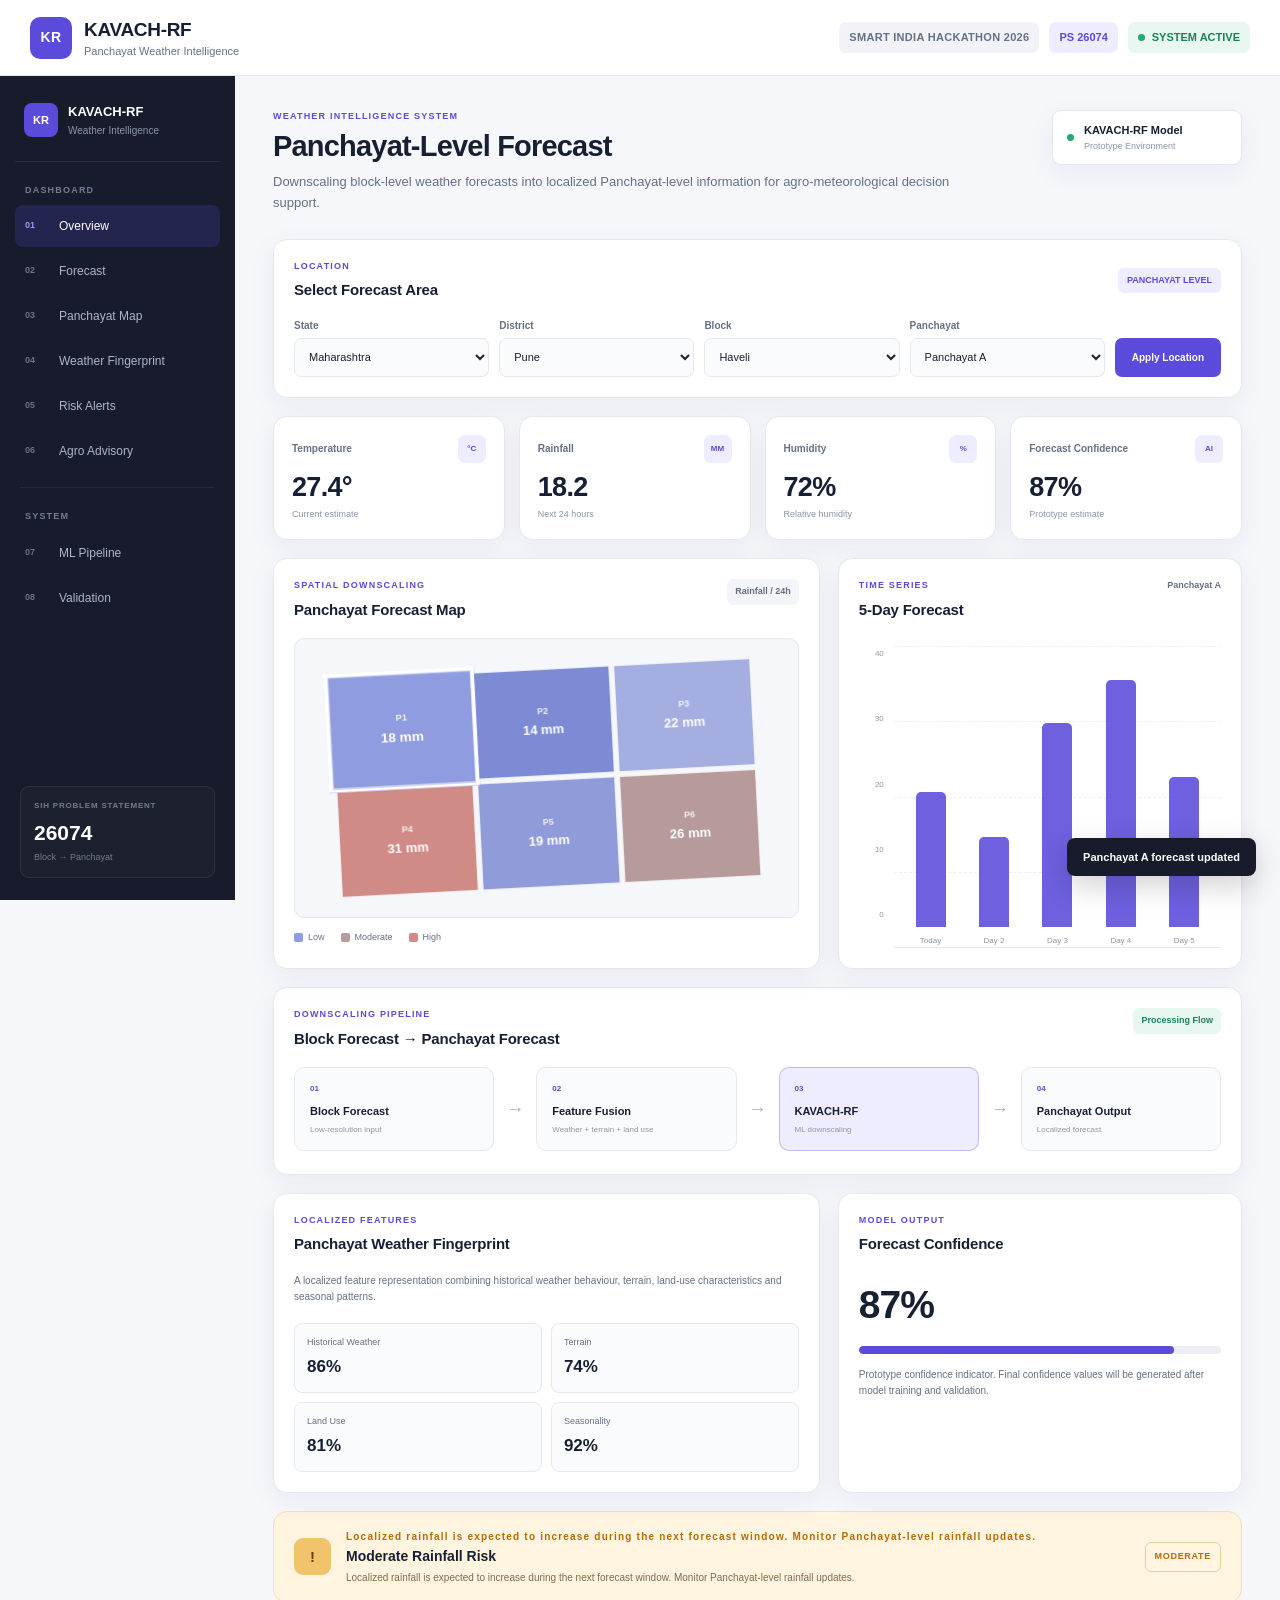
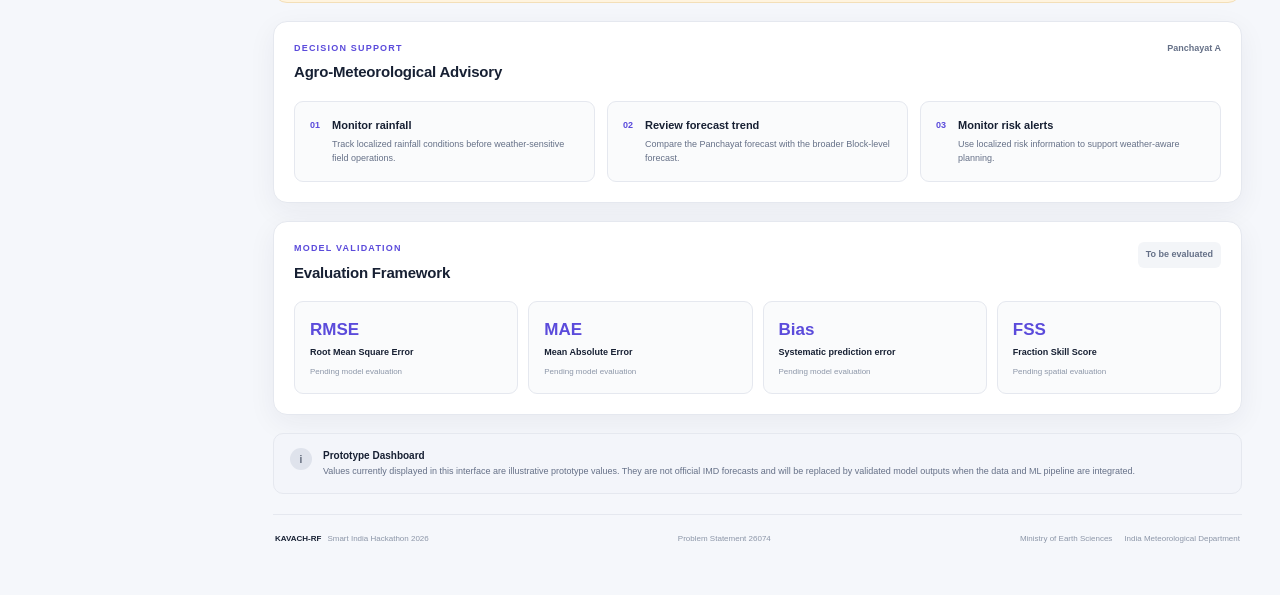
<file: dashboard/index.html>
<!DOCTYPE html>
<html lang="en">
<head>
    <meta charset="UTF-8">
    <meta name="viewport" content="width=device-width, initial-scale=1.0">

    <meta
        name="description"
        content="KAVACH-RF — Panchayat-level weather forecast downscaling and agro-meteorological decision support system for Smart India Hackathon 2026, Problem Statement 26074."
    >

    <meta
        name="keywords"
        content="KAVACH-RF, SIH 26074, weather downscaling, Panchayat weather forecast, IMD, agriculture, agro-meteorology"
    >

    <title>KAVACH-RF | Panchayat Weather Intelligence</title>

    <link rel="stylesheet" href="style.css">
</head>

<body>

    <!-- =========================================================
         APPLICATION HEADER
    ========================================================== -->

    <header class="topbar">

        <div class="brand">

            <div class="brand-mark">
                KR
            </div>

            <div class="brand-text">
                <h1>KAVACH-RF</h1>
                <p>Panchayat Weather Intelligence</p>
            </div>

        </div>


        <div class="header-info">

            <span class="sih-badge">
                SMART INDIA HACKATHON 2026
            </span>

            <span class="ps-id">
                PS 26074
            </span>

            <span class="live-status">
                <span class="status-dot"></span>
                SYSTEM ACTIVE
            </span>

        </div>

    </header>


    <!-- =========================================================
         DASHBOARD LAYOUT
    ========================================================== -->

    <div class="dashboard-layout">


        <!-- =====================================================
             SIDEBAR
        ====================================================== -->

        <aside class="sidebar">

            <div class="sidebar-brand">

                <div class="sidebar-logo">
                    KR
                </div>

                <div>
                    <strong>KAVACH-RF</strong>
                    <small>Weather Intelligence</small>
                </div>

            </div>


            <div class="sidebar-section-title">
                DASHBOARD
            </div>


            <nav class="sidebar-navigation">

                <a
                    href="#overview"
                    class="nav-item active"
                >
                    <span class="nav-number">01</span>
                    <span>Overview</span>
                </a>


                <a
                    href="#forecast"
                    class="nav-item"
                >
                    <span class="nav-number">02</span>
                    <span>Forecast</span>
                </a>


                <a
                    href="#map"
                    class="nav-item"
                >
                    <span class="nav-number">03</span>
                    <span>Panchayat Map</span>
                </a>


                <a
                    href="#fingerprint"
                    class="nav-item"
                >
                    <span class="nav-number">04</span>
                    <span>Weather Fingerprint</span>
                </a>


                <a
                    href="#risk"
                    class="nav-item"
                >
                    <span class="nav-number">05</span>
                    <span>Risk Alerts</span>
                </a>


                <a
                    href="#advisory"
                    class="nav-item"
                >
                    <span class="nav-number">06</span>
                    <span>Agro Advisory</span>
                </a>

            </nav>


            <div class="sidebar-divider"></div>


            <div class="sidebar-section-title">
                SYSTEM
            </div>


            <nav class="sidebar-navigation">

                <a
                    href="#pipeline"
                    class="nav-item"
                >
                    <span class="nav-number">07</span>
                    <span>ML Pipeline</span>
                </a>


                <a
                    href="#validation"
                    class="nav-item"
                >
                    <span class="nav-number">08</span>
                    <span>Validation</span>
                </a>

            </nav>


            <div class="sidebar-bottom">

                <div class="sidebar-project">

                    <span class="sidebar-project-label">
                        SIH PROBLEM STATEMENT
                    </span>

                    <strong>
                        26074
                    </strong>

                    <small>
                        Block → Panchayat
                    </small>

                </div>

            </div>

        </aside>


        <!-- =====================================================
             MAIN CONTENT
        ====================================================== -->

        <main class="main-content">


            <!-- =================================================
                 PAGE HEADER
            ================================================== -->

            <section
                id="overview"
                class="page-header"
            >

                <div class="page-header-content">

                    <p class="eyebrow">
                        WEATHER INTELLIGENCE SYSTEM
                    </p>

                    <h2>
                        Panchayat-Level Forecast
                    </h2>

                    <p class="description">

                        Downscaling block-level weather forecasts
                        into localized Panchayat-level information
                        for agro-meteorological decision support.

                    </p>

                </div>


                <div class="model-status">

                    <span class="status-dot"></span>

                    <div>

                        <strong>
                            KAVACH-RF Model
                        </strong>

                        <small>
                            Prototype Environment
                        </small>

                    </div>

                </div>

            </section>


            <!-- =================================================
                 LOCATION SELECTOR
            ================================================== -->

            <section
                class="location-panel"
                aria-label="Forecast location selection"
            >

                <div class="section-heading">

                    <div>

                        <p class="eyebrow">
                            LOCATION
                        </p>

                        <h3>
                            Select Forecast Area
                        </h3>

                    </div>


                    <span class="location-level">
                        Panchayat Level
                    </span>

                </div>


                <div class="location-grid">


                    <!-- STATE -->

                    <div class="input-group">

                        <label for="state">
                            State
                        </label>

                        <select id="state">

                            <option value="maharashtra">
                                Maharashtra
                            </option>

                            <option value="assam">
                                Assam
                            </option>

                            <option value="meghalaya">
                                Meghalaya
                            </option>

                            <option value="other">
                                Other
                            </option>

                        </select>

                    </div>


                    <!-- DISTRICT -->

                    <div class="input-group">

                        <label for="district">
                            District
                        </label>

                        <select id="district">

                            <option value="pune">
                                Pune
                            </option>

                            <option value="nashik">
                                Nashik
                            </option>

                            <option value="nagpur">
                                Nagpur
                            </option>

                        </select>

                    </div>


                    <!-- BLOCK -->

                    <div class="input-group">

                        <label for="block">
                            Block
                        </label>

                        <select id="block">

                            <option value="haveli">
                                Haveli
                            </option>

                            <option value="mulshi">
                                Mulshi
                            </option>

                            <option value="bhor">
                                Bhor
                            </option>

                        </select>

                    </div>


                    <!-- PANCHAYAT -->

                    <div class="input-group">

                        <label for="panchayat">
                            Panchayat
                        </label>

                        <select id="panchayat">

                            <option value="panchayat-a">
                                Panchayat A
                            </option>

                            <option value="panchayat-b">
                                Panchayat B
                            </option>

                            <option value="panchayat-c">
                                Panchayat C
                            </option>

                            <option value="panchayat-d">
                                Panchayat D
                            </option>

                        </select>

                    </div>


                    <!-- APPLY -->

                    <button
                        type="button"
                        class="apply-button"
                        id="applyLocation"
                    >
                        Apply Location
                    </button>

                </div>

            </section>


            <!-- =================================================
                 WEATHER METRICS
            ================================================== -->

            <section
                class="metrics-grid"
                aria-label="Current weather metrics"
            >


                <!-- TEMPERATURE -->

                <article class="metric-card">

                    <div class="metric-top">

                        <span>
                            Temperature
                        </span>

                        <span class="metric-icon">
                            °C
                        </span>

                    </div>

                    <strong class="metric-value">
                        27.4°
                    </strong>

                    <p>
                        Current estimate
                    </p>

                </article>


                <!-- RAINFALL -->

                <article class="metric-card">

                    <div class="metric-top">

                        <span>
                            Rainfall
                        </span>

                        <span class="metric-icon">
                            MM
                        </span>

                    </div>

                    <strong class="metric-value">
                        18.2
                    </strong>

                    <p>
                        Next 24 hours
                    </p>

                </article>


                <!-- HUMIDITY -->

                <article class="metric-card">

                    <div class="metric-top">

                        <span>
                            Humidity
                        </span>

                        <span class="metric-icon">
                            %
                        </span>

                    </div>

                    <strong class="metric-value">
                        72%
                    </strong>

                    <p>
                        Relative humidity
                    </p>

                </article>


                <!-- CONFIDENCE -->

                <article class="metric-card">

                    <div class="metric-top">

                        <span>
                            Forecast Confidence
                        </span>

                        <span class="metric-icon">
                            AI
                        </span>

                    </div>

                    <strong class="metric-value">
                        87%
                    </strong>

                    <p>
                        Prototype estimate
                    </p>

                </article>

            </section>


            <!-- =================================================
                 MAP + FORECAST
            ================================================== -->

            <section class="main-grid">


                <!-- =============================================
                     PANCHAYAT MAP
                ============================================== -->

                <article
                    id="map"
                    class="panel map-panel"
                >

                    <div class="panel-header">

                        <div>

                            <p class="eyebrow">
                                SPATIAL DOWNSCALING
                            </p>

                            <h3>
                                Panchayat Forecast Map
                            </h3>

                        </div>


                        <span class="map-label">
                            Rainfall / 24h
                        </span>

                    </div>


                    <div
                        class="map-container"
                        aria-label="Panchayat rainfall map prototype"
                    >

                        <div class="map-grid">


                            <div
                                class="map-cell cell-1"
                                data-panchayat="P1"
                            >

                                <span>
                                    P1
                                </span>

                                <strong>
                                    18 mm
                                </strong>

                            </div>


                            <div
                                class="map-cell cell-2"
                                data-panchayat="P2"
                            >

                                <span>
                                    P2
                                </span>

                                <strong>
                                    14 mm
                                </strong>

                            </div>


                            <div
                                class="map-cell cell-3"
                                data-panchayat="P3"
                            >

                                <span>
                                    P3
                                </span>

                                <strong>
                                    22 mm
                                </strong>

                            </div>


                            <div
                                class="map-cell cell-4"
                                data-panchayat="P4"
                            >

                                <span>
                                    P4
                                </span>

                                <strong>
                                    31 mm
                                </strong>

                            </div>


                            <div
                                class="map-cell cell-5"
                                data-panchayat="P5"
                            >

                                <span>
                                    P5
                                </span>

                                <strong>
                                    19 mm
                                </strong>

                            </div>


                            <div
                                class="map-cell cell-6"
                                data-panchayat="P6"
                            >

                                <span>
                                    P6
                                </span>

                                <strong>
                                    26 mm
                                </strong>

                            </div>

                        </div>

                    </div>


                    <div class="map-legend">

                        <span>
                            <i class="legend-low"></i>
                            Low
                        </span>

                        <span>
                            <i class="legend-medium"></i>
                            Moderate
                        </span>

                        <span>
                            <i class="legend-high"></i>
                            High
                        </span>

                    </div>

                </article>


                <!-- =============================================
                     FORECAST
                ============================================== -->

                <article
                    id="forecast"
                    class="panel forecast-panel"
                >

                    <div class="panel-header">

                        <div>

                            <p class="eyebrow">
                                TIME SERIES
                            </p>

                            <h3>
                                5-Day Forecast
                            </h3>

                        </div>


                        <span>
                            Panchayat A
                        </span>

                    </div>


                    <div class="forecast-chart">


                        <div class="chart-y-axis">

                            <span>
                                40
                            </span>

                            <span>
                                30
                            </span>

                            <span>
                                20
                            </span>

                            <span>
                                10
                            </span>

                            <span>
                                0
                            </span>

                        </div>


                        <div class="chart-area">


                            <div class="grid-line line-1"></div>
                            <div class="grid-line line-2"></div>
                            <div class="grid-line line-3"></div>
                            <div class="grid-line line-4"></div>


                            <div class="bars">


                                <div class="bar-wrapper">

                                    <div class="bar bar-1"></div>

                                    <span>
                                        Today
                                    </span>

                                </div>


                                <div class="bar-wrapper">

                                    <div class="bar bar-2"></div>

                                    <span>
                                        Day 2
                                    </span>

                                </div>


                                <div class="bar-wrapper">

                                    <div class="bar bar-3"></div>

                                    <span>
                                        Day 3
                                    </span>

                                </div>


                                <div class="bar-wrapper">

                                    <div class="bar bar-4"></div>

                                    <span>
                                        Day 4
                                    </span>

                                </div>


                                <div class="bar-wrapper">

                                    <div class="bar bar-5"></div>

                                    <span>
                                        Day 5
                                    </span>

                                </div>

                            </div>

                        </div>

                    </div>

                </article>

            </section>


            <!-- =================================================
                 DOWNSCALING PIPELINE
            ================================================== -->

            <section
                id="pipeline"
                class="panel pipeline-panel"
            >

                <div class="panel-header">

                    <div>

                        <p class="eyebrow">
                            DOWNSCALING PIPELINE
                        </p>

                        <h3>
                            Block Forecast → Panchayat Forecast
                        </h3>

                    </div>


                    <span class="pipeline-status">
                        Processing Flow
                    </span>

                </div>


                <div class="pipeline">


                    <!-- STEP 1 -->

                    <div class="pipeline-step">

                        <span class="step-number">
                            01
                        </span>

                        <strong>
                            Block Forecast
                        </strong>

                        <small>
                            Low-resolution input
                        </small>

                    </div>


                    <div class="pipeline-arrow">
                        →
                    </div>


                    <!-- STEP 2 -->

                    <div class="pipeline-step">

                        <span class="step-number">
                            02
                        </span>

                        <strong>
                            Feature Fusion
                        </strong>

                        <small>
                            Weather + terrain + land use
                        </small>

                    </div>


                    <div class="pipeline-arrow">
                        →
                    </div>


                    <!-- STEP 3 -->

                    <div class="pipeline-step active-step">

                        <span class="step-number">
                            03
                        </span>

                        <strong>
                            KAVACH-RF
                        </strong>

                        <small>
                            ML downscaling
                        </small>

                    </div>


                    <div class="pipeline-arrow">
                        →
                    </div>


                    <!-- STEP 4 -->

                    <div class="pipeline-step">

                        <span class="step-number">
                            04
                        </span>

                        <strong>
                            Panchayat Output
                        </strong>

                        <small>
                            Localized forecast
                        </small>

                    </div>

                </div>

            </section>


            <!-- =================================================
                 WEATHER FINGERPRINT + CONFIDENCE
            ================================================== -->

            <section class="main-grid">


                <!-- WEATHER FINGERPRINT -->

                <article
                    id="fingerprint"
                    class="panel fingerprint-panel"
                >

                    <div class="panel-header">

                        <div>

                            <p class="eyebrow">
                                LOCALIZED FEATURES
                            </p>

                            <h3>
                                Panchayat Weather Fingerprint
                            </h3>

                        </div>

                    </div>


                    <p class="panel-description">

                        A localized feature representation combining
                        historical weather behaviour, terrain,
                        land-use characteristics and seasonal
                        patterns.

                    </p>


                    <div class="fingerprint-grid">


                        <div class="fingerprint-item">

                            <span>
                                Historical Weather
                            </span>

                            <strong>
                                86%
                            </strong>

                        </div>


                        <div class="fingerprint-item">

                            <span>
                                Terrain
                            </span>

                            <strong>
                                74%
                            </strong>

                        </div>


                        <div class="fingerprint-item">

                            <span>
                                Land Use
                            </span>

                            <strong>
                                81%
                            </strong>

                        </div>


                        <div class="fingerprint-item">

                            <span>
                                Seasonality
                            </span>

                            <strong>
                                92%
                            </strong>

                        </div>

                    </div>

                </article>


                <!-- CONFIDENCE -->

                <article
                    class="panel confidence-panel"
                >

                    <div class="panel-header">

                        <div>

                            <p class="eyebrow">
                                MODEL OUTPUT
                            </p>

                            <h3>
                                Forecast Confidence
                            </h3>

                        </div>

                    </div>


                    <div class="confidence-value">
                        87%
                    </div>


                    <div class="confidence-bar">

                        <div
                            class="confidence-progress"
                            style="width: 87%;"
                        ></div>

                    </div>


                    <p class="panel-description">

                        Prototype confidence indicator.
                        Final confidence values will be generated
                        after model training and validation.

                    </p>

                </article>

            </section>


            <!-- =================================================
                 RISK ALERT
            ================================================== -->

            <section
                id="risk"
                class="risk-panel"
            >

                <div class="risk-icon">
                    !
                </div>


                <div class="risk-content">

                    <p class="eyebrow">
                        EARLY WEATHER RISK
                    </p>

                    <h3>
                        Moderate Rainfall Risk
                    </h3>

                    <p>

                        Localized rainfall is expected to increase
                        during the next forecast window. Monitor
                        Panchayat-level rainfall updates.

                    </p>

                </div>


                <div class="risk-value">
                    MODERATE
                </div>

            </section>


            <!-- =================================================
                 AGRO-METEOROLOGICAL ADVISORY
            ================================================== -->

            <section
                id="advisory"
                class="panel advisory-panel"
            >

                <div class="panel-header">

                    <div>

                        <p class="eyebrow">
                            DECISION SUPPORT
                        </p>

                        <h3>
                            Agro-Meteorological Advisory
                        </h3>

                    </div>


                    <span>
                        Panchayat A
                    </span>

                </div>


                <div class="advisory-grid">


                    <!-- ADVISORY 1 -->

                    <div class="advisory-item">

                        <span class="advisory-number">
                            01
                        </span>


                        <div>

                            <strong>
                                Monitor rainfall
                            </strong>

                            <p>

                                Track localized rainfall conditions
                                before weather-sensitive field
                                operations.

                            </p>

                        </div>

                    </div>


                    <!-- ADVISORY 2 -->

                    <div class="advisory-item">

                        <span class="advisory-number">
                            02
                        </span>


                        <div>

                            <strong>
                                Review forecast trend
                            </strong>

                            <p>

                                Compare the Panchayat forecast with
                                the broader Block-level forecast.

                            </p>

                        </div>

                    </div>


                    <!-- ADVISORY 3 -->

                    <div class="advisory-item">

                        <span class="advisory-number">
                            03
                        </span>


                        <div>

                            <strong>
                                Monitor risk alerts
                            </strong>

                            <p>

                                Use localized risk information to
                                support weather-aware planning.

                            </p>

                        </div>

                    </div>

                </div>

            </section>


            <!-- =================================================
                 VALIDATION
            ================================================== -->

            <section
                id="validation"
                class="panel validation-panel"
            >

                <div class="panel-header">

                    <div>

                        <p class="eyebrow">
                            MODEL VALIDATION
                        </p>

                        <h3>
                            Evaluation Framework
                        </h3>

                    </div>


                    <span class="validation-status">
                        To be evaluated
                    </span>

                </div>


                <div class="validation-grid">


                    <div class="validation-card">

                        <strong>
                            RMSE
                        </strong>

                        <span>
                            Root Mean Square Error
                        </span>

                        <small>
                            Pending model evaluation
                        </small>

                    </div>


                    <div class="validation-card">

                        <strong>
                            MAE
                        </strong>

                        <span>
                            Mean Absolute Error
                        </span>

                        <small>
                            Pending model evaluation
                        </small>

                    </div>


                    <div class="validation-card">

                        <strong>
                            Bias
                        </strong>

                        <span>
                            Systematic prediction error
                        </span>

                        <small>
                            Pending model evaluation
                        </small>

                    </div>


                    <div class="validation-card">

                        <strong>
                            FSS
                        </strong>

                        <span>
                            Fraction Skill Score
                        </span>

                        <small>
                            Pending spatial evaluation
                        </small>

                    </div>

                </div>

            </section>


            <!-- =================================================
                 PROTOTYPE NOTICE
            ================================================== -->

            <section class="prototype-notice">

                <div class="notice-icon">
                    i
                </div>


                <div>

                    <strong>
                        Prototype Dashboard
                    </strong>

                    <p>

                        Values currently displayed in this interface
                        are illustrative prototype values. They are
                        not official IMD forecasts and will be replaced
                        by validated model outputs when the data and
                        ML pipeline are integrated.

                    </p>

                </div>

            </section>


            <!-- =================================================
                 FOOTER
            ================================================== -->

            <footer class="dashboard-footer">

                <div class="footer-brand">

                    <strong>
                        KAVACH-RF
                    </strong>

                    <span>
                        Smart India Hackathon 2026
                    </span>

                </div>


                <div class="footer-center">

                    Problem Statement 26074

                </div>


                <div class="footer-right">

                    <span>
                        Ministry of Earth Sciences
                    </span>

                    <span>
                        India Meteorological Department
                    </span>

                </div>

            </footer>

        </main>

    </div>


    <!-- =========================================================
         JAVASCRIPT
    ========================================================== -->

    <script src="script.js"></script>

</body>
</html>
</file>
<file: dashboard/style.css>
/* =========================================================
   KAVACH-RF
   Panchayat Weather Intelligence Dashboard
   Smart India Hackathon 2026 — PS 26074
========================================================= */


/* =========================================================
   1. RESET & GLOBAL
========================================================= */

* {
    margin: 0;
    padding: 0;
    box-sizing: border-box;
}

html {
    scroll-behavior: smooth;
}

body {
    font-family:
        Inter,
        -apple-system,
        BlinkMacSystemFont,
        "Segoe UI",
        Roboto,
        Helvetica,
        Arial,
        sans-serif;

    background: #f5f7fb;
    color: #172033;

    line-height: 1.5;
}

button,
select {
    font: inherit;
}

button {
    cursor: pointer;
}

a {
    text-decoration: none;
    color: inherit;
}


/* =========================================================
   2. COLOR VARIABLES
========================================================= */

:root {

    --primary: #5b4bdb;
    --primary-dark: #4335b5;
    --primary-light: #eeecff;

    --text: #172033;
    --text-secondary: #657087;
    --text-light: #8c96a8;

    --border: #e5e8ef;

    --background: #f5f7fb;
    --white: #ffffff;

    --success: #16835b;
    --success-light: #e8f7f0;

    --warning: #b76b00;
    --warning-light: #fff4df;

    --danger: #c44747;
    --danger-light: #fff0f0;

    --shadow:
        0 8px 28px rgba(27, 39, 68, 0.06);

    --radius: 14px;
}


/* =========================================================
   3. TOP HEADER
========================================================= */

.topbar {

    height: 76px;

    background: var(--white);

    border-bottom: 1px solid var(--border);

    display: flex;

    align-items: center;

    justify-content: space-between;

    padding:
        0 30px;

    position: sticky;

    top: 0;

    z-index: 100;
}


/* BRAND */

.brand {

    display: flex;

    align-items: center;

    gap: 12px;
}


.brand-mark {

    width: 42px;

    height: 42px;

    border-radius: 10px;

    background: var(--primary);

    color: white;

    display: flex;

    align-items: center;

    justify-content: center;

    font-size: 14px;

    font-weight: 800;

    letter-spacing: 0.5px;
}


.brand-text h1 {

    font-size: 19px;

    font-weight: 800;

    letter-spacing: -0.3px;
}


.brand-text p {

    color: var(--text-secondary);

    font-size: 11px;

    margin-top: -2px;
}


/* HEADER INFORMATION */

.header-info {

    display: flex;

    align-items: center;

    gap: 10px;

    font-size: 11px;

    font-weight: 700;
}


.sih-badge {

    padding:
        7px 10px;

    border-radius: 7px;

    background: #f1f3f8;

    color: var(--text-secondary);

    letter-spacing: 0.3px;
}


.ps-id {

    padding:
        7px 10px;

    border-radius: 7px;

    background: var(--primary-light);

    color: var(--primary);
}


.live-status {

    display: flex;

    align-items: center;

    gap: 7px;

    color: var(--success);

    padding:
        7px 10px;

    background: var(--success-light);

    border-radius: 7px;
}


.status-dot {

    width: 7px;

    height: 7px;

    border-radius: 50%;

    background: #25a875;

    display: inline-block;
}


/* =========================================================
   4. DASHBOARD LAYOUT
========================================================= */

.dashboard-layout {

    display: flex;

    min-height:
        calc(100vh - 76px);
}


/* =========================================================
   5. SIDEBAR
========================================================= */

.sidebar {

    width: 235px;

    flex-shrink: 0;

    background: #171b2b;

    color: #ffffff;

    min-height:
        calc(100vh - 76px);

    position: sticky;

    top: 76px;

    height:
        calc(100vh - 76px);

    display: flex;

    flex-direction: column;

    padding: 22px 15px;
}


.sidebar-brand {

    display: flex;

    align-items: center;

    gap: 10px;

    padding:
        4px 9px 23px;

    border-bottom:
        1px solid rgba(255,255,255,0.08);
}


.sidebar-logo {

    width: 34px;

    height: 34px;

    border-radius: 8px;

    background: var(--primary);

    display: flex;

    align-items: center;

    justify-content: center;

    font-size: 11px;

    font-weight: 800;
}


.sidebar-brand strong {

    display: block;

    font-size: 13px;
}


.sidebar-brand small {

    display: block;

    color: #8d96aa;

    font-size: 10px;

    margin-top: 1px;
}


.sidebar-section-title {

    color: #737c92;

    font-size: 9px;

    font-weight: 800;

    letter-spacing: 1.2px;

    padding:
        22px 10px 8px;
}


.sidebar-navigation {

    display: flex;

    flex-direction: column;

    gap: 3px;
}


.nav-item {

    display: flex;

    align-items: center;

    gap: 11px;

    min-height: 42px;

    padding:
        0 10px;

    border-radius: 8px;

    color: #aeb6c8;

    font-size: 12px;

    transition:
        background 0.2s ease,
        color 0.2s ease;
}


.nav-item:hover {

    background:
        rgba(255,255,255,0.06);

    color: #ffffff;
}


.nav-item.active {

    background:
        rgba(91,75,219,0.20);

    color: #ffffff;
}


.nav-number {

    width: 23px;

    color: #69738b;

    font-size: 9px;

    font-weight: 700;
}


.nav-item.active .nav-number {

    color: #9f94ff;
}


.sidebar-divider {

    height: 1px;

    background:
        rgba(255,255,255,0.07);

    margin:
        15px 5px 0;
}


.sidebar-bottom {

    margin-top: auto;

    padding:
        10px 5px 0;
}


.sidebar-project {

    border:
        1px solid rgba(255,255,255,0.08);

    border-radius: 9px;

    padding: 13px;

    background:
        rgba(255,255,255,0.025);
}


.sidebar-project-label {

    display: block;

    font-size: 8px;

    color: #737c92;

    letter-spacing: 0.8px;

    font-weight: 700;

    margin-bottom: 5px;
}


.sidebar-project strong {

    display: block;

    font-size: 21px;

    color: #ffffff;
}


.sidebar-project small {

    display: block;

    color: #737c92;

    font-size: 9px;

    margin-top: 2px;
}


/* =========================================================
   6. MAIN CONTENT
========================================================= */

.main-content {

    width: 100%;

    max-width: 1550px;

    margin: 0 auto;

    padding:
        34px 38px 45px;
}


/* =========================================================
   7. PAGE HEADER
========================================================= */

.page-header {

    display: flex;

    justify-content: space-between;

    align-items: flex-start;

    gap: 30px;

    margin-bottom: 25px;
}


.eyebrow {

    color: var(--primary);

    font-size: 9px;

    font-weight: 800;

    letter-spacing: 1.2px;

    margin-bottom: 6px;
}


.page-header h2 {

    font-size: 29px;

    line-height: 1.15;

    letter-spacing: -0.8px;

    margin-bottom: 8px;
}


.description {

    color: var(--text-secondary);

    font-size: 13px;

    max-width: 680px;

    line-height: 1.65;
}


.model-status {

    display: flex;

    align-items: center;

    gap: 10px;

    padding:
        11px 14px;

    border:
        1px solid var(--border);

    background: var(--white);

    border-radius: 9px;

    box-shadow: var(--shadow);

    min-width: 190px;
}


.model-status strong {

    display: block;

    font-size: 11px;
}


.model-status small {

    display: block;

    color: var(--text-light);

    font-size: 9px;

    margin-top: 1px;
}


/* =========================================================
   8. LOCATION PANEL
========================================================= */

.location-panel {

    background: var(--white);

    border:
        1px solid var(--border);

    border-radius: var(--radius);

    padding: 20px;

    box-shadow: var(--shadow);

    margin-bottom: 18px;
}


.section-heading {

    display: flex;

    justify-content: space-between;

    align-items: center;

    margin-bottom: 16px;
}


.section-heading h3 {

    font-size: 15px;

    letter-spacing: -0.2px;
}


.location-level {

    color: var(--primary);

    background: var(--primary-light);

    padding:
        6px 9px;

    border-radius: 6px;

    font-size: 9px;

    font-weight: 800;

    text-transform: uppercase;
}


.location-grid {

    display: grid;

    grid-template-columns:
        1fr 1fr 1fr 1fr auto;

    gap: 10px;

    align-items: end;
}


.input-group {

    display: flex;

    flex-direction: column;

    gap: 5px;
}


.input-group label {

    color: var(--text-secondary);

    font-size: 10px;

    font-weight: 700;
}


.input-group select {

    width: 100%;

    min-height: 39px;

    border:
        1px solid var(--border);

    background: #fafbfc;

    color: var(--text);

    border-radius: 7px;

    padding:
        0 10px;

    outline: none;

    font-size: 11px;

    cursor: pointer;

    transition:
        border 0.2s ease,
        box-shadow 0.2s ease;
}


.input-group select:focus {

    border-color:
        var(--primary);

    box-shadow:
        0 0 0 3px
        rgba(91,75,219,0.08);
}


.apply-button {

    min-height: 39px;

    border: none;

    border-radius: 7px;

    padding:
        0 17px;

    background: var(--primary);

    color: #ffffff;

    font-size: 10px;

    font-weight: 800;

    white-space: nowrap;

    transition:
        background 0.2s ease,
        transform 0.2s ease;
}


.apply-button:hover {

    background: var(--primary-dark);

    transform:
        translateY(-1px);
}


/* =========================================================
   9. METRIC CARDS
========================================================= */

.metrics-grid {

    display: grid;

    grid-template-columns:
        repeat(4, 1fr);

    gap: 14px;

    margin-bottom: 18px;
}


.metric-card {

    background: var(--white);

    border:
        1px solid var(--border);

    border-radius: var(--radius);

    padding: 18px;

    box-shadow: var(--shadow);

    transition:
        transform 0.2s ease,
        box-shadow 0.2s ease;
}


.metric-card:hover {

    transform:
        translateY(-2px);

    box-shadow:
        0 12px 32px
        rgba(27,39,68,0.08);
}


.metric-top {

    display: flex;

    justify-content: space-between;

    align-items: center;

    color: var(--text-secondary);

    font-size: 10px;

    font-weight: 700;

    margin-bottom: 11px;
}


.metric-icon {

    display: flex;

    align-items: center;

    justify-content: center;

    width: 28px;

    height: 28px;

    border-radius: 7px;

    background: var(--primary-light);

    color: var(--primary);

    font-size: 8px;

    font-weight: 800;
}


.metric-value {

    display: block;

    font-size: 27px;

    letter-spacing: -0.7px;

    line-height: 1;

    margin-bottom: 7px;
}


.metric-card p {

    color: var(--text-light);

    font-size: 9px;
}


/* =========================================================
   10. TWO-COLUMN GRID
========================================================= */

.main-grid {

    display: grid;

    grid-template-columns:
        1.15fr 0.85fr;

    gap: 18px;

    margin-bottom: 18px;
}


/* =========================================================
   11. GENERIC PANEL
========================================================= */

.panel {

    background: var(--white);

    border:
        1px solid var(--border);

    border-radius: var(--radius);

    box-shadow: var(--shadow);

    padding: 20px;
}


.panel-header {

    display: flex;

    align-items: flex-start;

    justify-content: space-between;

    gap: 20px;

    margin-bottom: 17px;
}


.panel-header h3 {

    font-size: 15px;

    letter-spacing: -0.2px;
}


.panel-header > span {

    color: var(--text-secondary);

    font-size: 9px;

    font-weight: 700;

    white-space: nowrap;
}


.map-label {

    background: #f3f5f9;

    padding:
        6px 8px;

    border-radius: 6px;
}


/* =========================================================
   12. PANCHAYAT MAP
========================================================= */

.map-container {

    height: 280px;

    border-radius: 10px;

    background:
        #f5f7fa;

    border:
        1px solid var(--border);

    overflow: hidden;

    display: flex;

    align-items: center;

    justify-content: center;

    padding: 18px;
}


.map-grid {

    width: 90%;

    height: 90%;

    display: grid;

    grid-template-columns:
        repeat(3, 1fr);

    grid-template-rows:
        repeat(2, 1fr);

    gap: 4px;

    transform:
        rotate(-3deg);
}


.map-cell {

    border:
        1px solid rgba(255,255,255,0.8);

    display: flex;

    flex-direction: column;

    align-items: center;

    justify-content: center;

    color: #ffffff;

    cursor: pointer;

    transition:
        transform 0.2s ease,
        filter 0.2s ease;
}


.map-cell:hover {

    transform:
        scale(1.035);

    filter:
        brightness(1.05);
}


.map-cell span {

    font-size: 9px;

    font-weight: 700;

    opacity: 0.85;
}


.map-cell strong {

    font-size: 13px;

    margin-top: 2px;
}


.cell-1 {
    background: #8f9de0;
}

.cell-2 {
    background: #7d8bd4;
}

.cell-3 {
    background: #a5aee1;
}

.cell-4 {
    background: #d18b87;
}

.cell-5 {
    background: #909bd9;
}

.cell-6 {
    background: #b79a9a;
}


.map-legend {

    display: flex;

    gap: 16px;

    margin-top: 13px;

    color: var(--text-secondary);

    font-size: 9px;
}


.map-legend span {

    display: flex;

    align-items: center;

    gap: 5px;
}


.map-legend i {

    width: 9px;

    height: 9px;

    border-radius: 2px;

    display: inline-block;
}


.legend-low {
    background: #8f9de0;
}

.legend-medium {
    background: #b79a9a;
}

.legend-high {
    background: #d18b87;
}


/* =========================================================
   13. FORECAST CHART
========================================================= */

.forecast-chart {

    height: 310px;

    display: flex;

    gap: 10px;

    padding-top: 8px;
}


.chart-y-axis {

    width: 25px;

    display: flex;

    flex-direction: column;

    justify-content: space-between;

    padding:
        2px 0 27px;

    color: var(--text-light);

    font-size: 8px;

    text-align: right;
}


.chart-area {

    position: relative;

    flex: 1;

    height: 100%;

    border-bottom:
        1px solid var(--border);
}


.grid-line {

    position: absolute;

    left: 0;

    right: 0;

    height: 1px;

    border-top:
        1px dashed #edf0f4;
}


.line-1 {
    top: 0;
}

.line-2 {
    top: 25%;
}

.line-3 {
    top: 50%;
}

.line-4 {
    top: 75%;
}


.bars {

    position: absolute;

    inset:
        0;

    display: flex;

    align-items: flex-end;

    justify-content: space-around;

    padding:
        0 5px;
}


.bar-wrapper {

    height: 100%;

    display: flex;

    flex-direction: column;

    justify-content: flex-end;

    align-items: center;

    gap: 8px;

    flex: 1;
}


.bar {

    width: 30px;

    max-width: 55%;

    min-width: 18px;

    border-radius:
        5px 5px 0 0;

    background: var(--primary);

    opacity: 0.88;

    transition:
        opacity 0.2s ease,
        transform 0.2s ease;
}


.bar:hover {

    opacity: 1;

    transform:
        translateY(-2px);
}


.bar-1 {
    height: 45%;
}

.bar-2 {
    height: 30%;
}

.bar-3 {
    height: 68%;
}

.bar-4 {
    height: 82%;
}

.bar-5 {
    height: 50%;
}


.bar-wrapper span {

    color: var(--text-light);

    font-size: 8px;

    white-space: nowrap;
}


/* =========================================================
   14. PIPELINE
========================================================= */

.pipeline-panel {

    margin-bottom: 18px;
}


.pipeline-status {

    background:
        var(--success-light);

    color:
        var(--success) !important;

    padding:
        6px 8px;

    border-radius: 6px;
}


.pipeline {

    display: flex;

    align-items: center;

    gap: 12px;

    overflow-x: auto;

    padding-bottom: 3px;
}


.pipeline-step {

    flex: 1;

    min-width: 150px;

    border:
        1px solid var(--border);

    border-radius: 10px;

    padding: 15px;

    background: #fafbfc;
}


.pipeline-step.active-step {

    border-color:
        rgba(91,75,219,0.3);

    background:
        var(--primary-light);
}


.step-number {

    display: block;

    color: var(--primary);

    font-size: 8px;

    font-weight: 800;

    margin-bottom: 8px;
}


.pipeline-step strong {

    display: block;

    font-size: 11px;

    margin-bottom: 4px;
}


.pipeline-step small {

    display: block;

    color: var(--text-light);

    font-size: 8px;

    line-height: 1.4;
}


.pipeline-arrow {

    color: #a5adbb;

    font-size: 18px;

    flex-shrink: 0;
}


/* =========================================================
   15. WEATHER FINGERPRINT
========================================================= */

.panel-description {

    color: var(--text-secondary);

    font-size: 10px;

    line-height: 1.6;

    margin-bottom: 18px;
}


.fingerprint-grid {

    display: grid;

    grid-template-columns:
        repeat(2, 1fr);

    gap: 9px;
}


.fingerprint-item {

    padding: 12px;

    background: #fafbfc;

    border:
        1px solid var(--border);

    border-radius: 8px;
}


.fingerprint-item span {

    display: block;

    color: var(--text-secondary);

    font-size: 9px;

    margin-bottom: 5px;
}


.fingerprint-item strong {

    font-size: 17px;
}


/* =========================================================
   16. CONFIDENCE
========================================================= */

.confidence-value {

    font-size: 39px;

    font-weight: 800;

    letter-spacing: -1px;

    margin:
        20px 0 12px;
}


.confidence-bar {

    width: 100%;

    height: 8px;

    background:
        #eceef4;

    border-radius: 20px;

    overflow: hidden;

    margin-bottom: 13px;
}


.confidence-progress {

    height: 100%;

    border-radius: inherit;

    background:
        var(--primary);
}


/* =========================================================
   17. RISK ALERT
========================================================= */

.risk-panel {

    display: flex;

    align-items: center;

    gap: 15px;

    background:
        var(--warning-light);

    border:
        1px solid #f3dfb8;

    border-radius: var(--radius);

    padding: 17px 20px;

    margin-bottom: 18px;
}


.risk-icon {

    width: 37px;

    height: 37px;

    flex-shrink: 0;

    border-radius: 9px;

    background:
        #f0c36c;

    color:
        #684000;

    display: flex;

    align-items: center;

    justify-content: center;

    font-weight: 900;

    font-size: 15px;
}


.risk-content {

    flex: 1;
}


.risk-content .eyebrow {

    color: var(--warning);

    margin-bottom: 2px;
}


.risk-content h3 {

    font-size: 14px;

    margin-bottom: 3px;
}


.risk-content p {

    color: #806c4c;

    font-size: 10px;

    max-width: 800px;
}


.risk-value {

    color: var(--warning);

    font-size: 9px;

    font-weight: 900;

    letter-spacing: 0.7px;

    padding:
        7px 9px;

    border:
        1px solid #e9cd9b;

    border-radius: 6px;

    white-space: nowrap;
}


/* =========================================================
   18. AGRO ADVISORY
========================================================= */

.advisory-panel {

    margin-bottom: 18px;
}


.advisory-grid {

    display: grid;

    grid-template-columns:
        repeat(3, 1fr);

    gap: 12px;
}


.advisory-item {

    display: flex;

    gap: 12px;

    padding: 15px;

    border:
        1px solid var(--border);

    border-radius: 9px;

    background: #fafbfc;
}


.advisory-number {

    color: var(--primary);

    font-size: 9px;

    font-weight: 800;

    padding-top: 2px;
}


.advisory-item strong {

    display: block;

    font-size: 11px;

    margin-bottom: 5px;
}


.advisory-item p {

    color: var(--text-secondary);

    font-size: 9px;

    line-height: 1.55;
}


/* =========================================================
   19. VALIDATION
========================================================= */

.validation-panel {

    margin-bottom: 18px;
}


.validation-status {

    background:
        #f3f5f8;

    color:
        var(--text-secondary) !important;

    padding:
        6px 8px;

    border-radius: 6px;
}


.validation-grid {

    display: grid;

    grid-template-columns:
        repeat(4, 1fr);

    gap: 10px;
}


.validation-card {

    padding: 15px;

    border:
        1px solid var(--border);

    border-radius: 9px;

    background: #fafbfc;
}


.validation-card strong {

    display: block;

    color: var(--primary);

    font-size: 17px;

    margin-bottom: 3px;
}


.validation-card span {

    display: block;

    color: var(--text);

    font-size: 9px;

    font-weight: 700;
}


.validation-card small {

    display: block;

    color: var(--text-light);

    font-size: 8px;

    margin-top: 7px;
}


/* =========================================================
   20. PROTOTYPE NOTICE
========================================================= */

.prototype-notice {

    display: flex;

    align-items: flex-start;

    gap: 11px;

    padding:
        14px 16px;

    background:
        #f3f5fa;

    border:
        1px solid var(--border);

    border-radius: 10px;

    margin-bottom: 20px;
}


.notice-icon {

    width: 22px;

    height: 22px;

    border-radius: 50%;

    background:
        #dfe3ec;

    color:
        #5d6678;

    display: flex;

    align-items: center;

    justify-content: center;

    font-size: 10px;

    font-weight: 800;

    flex-shrink: 0;
}


.prototype-notice strong {

    display: block;

    font-size: 10px;

    margin-bottom: 2px;
}


.prototype-notice p {

    color: var(--text-secondary);

    font-size: 9px;

    line-height: 1.55;
}


/* =========================================================
   21. FOOTER
========================================================= */

.dashboard-footer {

    display: flex;

    justify-content: space-between;

    align-items: center;

    gap: 15px;

    padding:
        18px 2px 5px;

    color: var(--text-light);

    font-size: 8px;

    border-top:
        1px solid var(--border);
}


.footer-brand {

    display: flex;

    gap: 6px;

    align-items: center;
}


.footer-brand strong {

    color: var(--text);
}


.footer-center {

    text-align: center;
}


.footer-right {

    display: flex;

    gap: 12px;

    text-align: right;
}


/* =========================================================
   22. SCROLLBAR
========================================================= */

::-webkit-scrollbar {

    width: 7px;

    height: 7px;
}


::-webkit-scrollbar-track {

    background:
        #f2f4f7;
}


::-webkit-scrollbar-thumb {

    background:
        #c8cdd7;

    border-radius: 20px;
}


::-webkit-scrollbar-thumb:hover {

    background:
        #adb4c1;
}


/* =========================================================
   23. RESPONSIVE — TABLET
========================================================= */

@media (max-width: 1150px) {

    .sidebar {

        width: 200px;
    }


    .main-content {

        padding:
            28px 24px 40px;
    }


    .location-grid {

        grid-template-columns:
            repeat(2, 1fr);
    }


    .apply-button {

        width: 100%;
    }


    .metrics-grid {

        grid-template-columns:
            repeat(2, 1fr);
    }


    .main-grid {

        grid-template-columns:
            1fr;
    }


    .advisory-grid {

        grid-template-columns:
            1fr;
    }


    .validation-grid {

        grid-template-columns:
            repeat(2, 1fr);
    }

}


/* =========================================================
   24. RESPONSIVE — MOBILE
========================================================= */

@media (max-width: 760px) {

    .topbar {

        height: auto;

        min-height: 68px;

        padding:
            12px 16px;

        gap: 10px;
    }


    .header-info {

        display: none;
    }


    .dashboard-layout {

        display: block;
    }


    .sidebar {

        position: static;

        width: 100%;

        height: auto;

        min-height: auto;

        padding:
            10px 12px;
    }


    .sidebar-brand {

        padding:
            3px 5px 10px;

        border: none;
    }


    .sidebar-section-title,
    .sidebar-divider,
    .sidebar-bottom {

        display: none;
    }


    .sidebar-navigation {

        display: grid;

        grid-template-columns:
            repeat(3, 1fr);

        gap: 5px;
    }


    .nav-item {

        justify-content: center;

        min-height: 36px;

        padding:
            0 5px;

        font-size: 9px;
    }


    .nav-number {

        display: none;
    }


    .main-content {

        padding:
            22px 14px 35px;
    }


    .page-header {

        flex-direction: column;

        gap: 15px;
    }


    .page-header h2 {

        font-size: 24px;
    }


    .model-status {

        width: 100%;
    }


    .location-grid {

        grid-template-columns:
            1fr;
    }


    .metrics-grid {

        grid-template-columns:
            1fr 1fr;

        gap: 9px;
    }


    .metric-card {

        padding: 14px;
    }


    .metric-value {

        font-size: 23px;
    }


    .main-grid {

        grid-template-columns:
            1fr;
    }


    .map-container {

        height: 240px;
    }


    .pipeline {

        align-items: stretch;

        flex-direction: column;
    }


    .pipeline-arrow {

        text-align: center;

        transform:
            rotate(90deg);
    }


    .pipeline-step {

        width: 100%;
    }


    .fingerprint-grid {

        grid-template-columns:
            1fr 1fr;
    }


    .risk-panel {

        align-items: flex-start;

        flex-wrap: wrap;
    }


    .risk-value {

        margin-left: 52px;
    }


    .validation-grid {

        grid-template-columns:
            1fr 1fr;
    }


    .dashboard-footer {

        flex-direction: column;

        align-items: flex-start;
    }


    .footer-right {

        flex-direction: column;

        gap: 3px;

        text-align: left;
    }

}


/* =========================================================
   25. SMALL MOBILE
========================================================= */

@media (max-width: 450px) {

    .brand-text p {

        display: none;
    }


    .brand-text h1 {

        font-size: 16px;
    }


    .metrics-grid {

        grid-template-columns:
            1fr;
    }


    .fingerprint-grid {

        grid-template-columns:
            1fr;
    }


    .validation-grid {

        grid-template-columns:
            1fr;
    }


    .map-grid {

        width: 100%;

        height: 80%;
    }


    .map-cell strong {

        font-size: 11px;
    }


    .map-cell span {

        font-size: 8px;
    }

}


/* =========================================================
   END OF KAVACH-RF STYLE SHEET
========================================================= */
</file>
